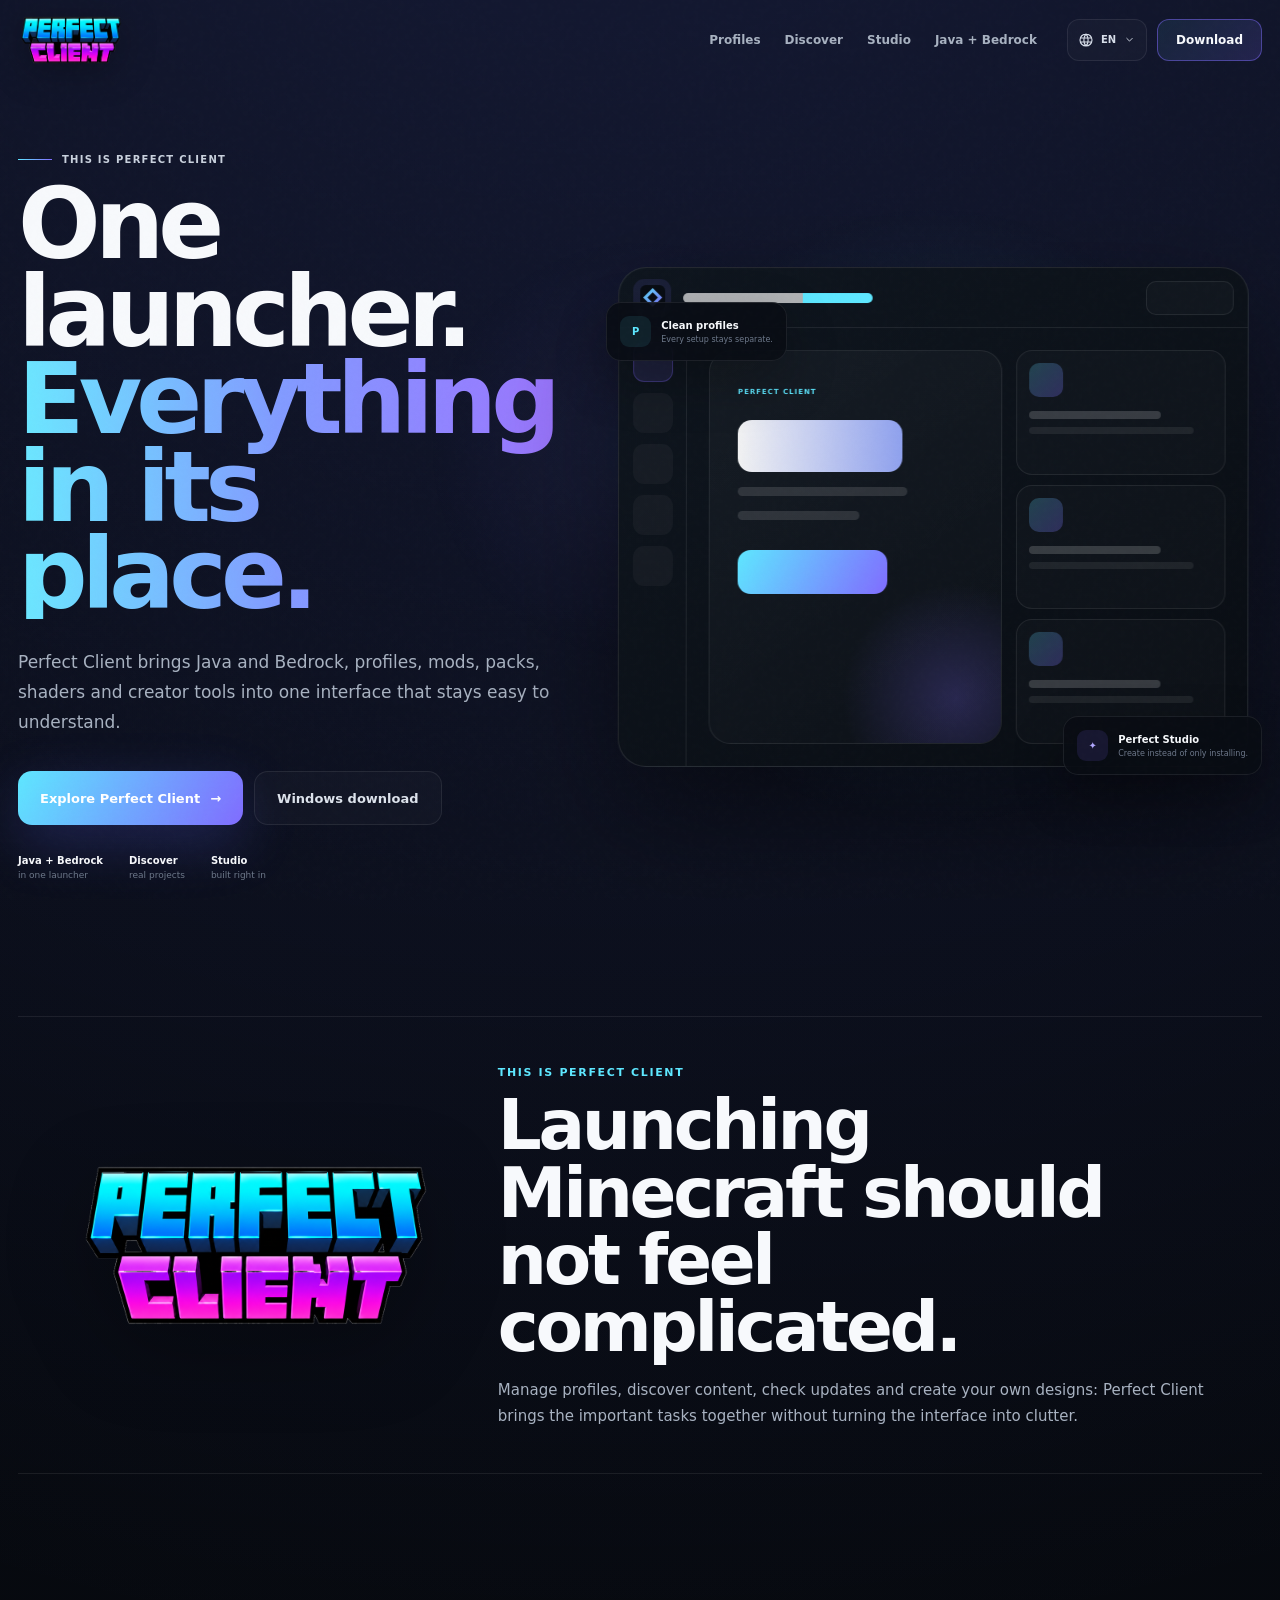
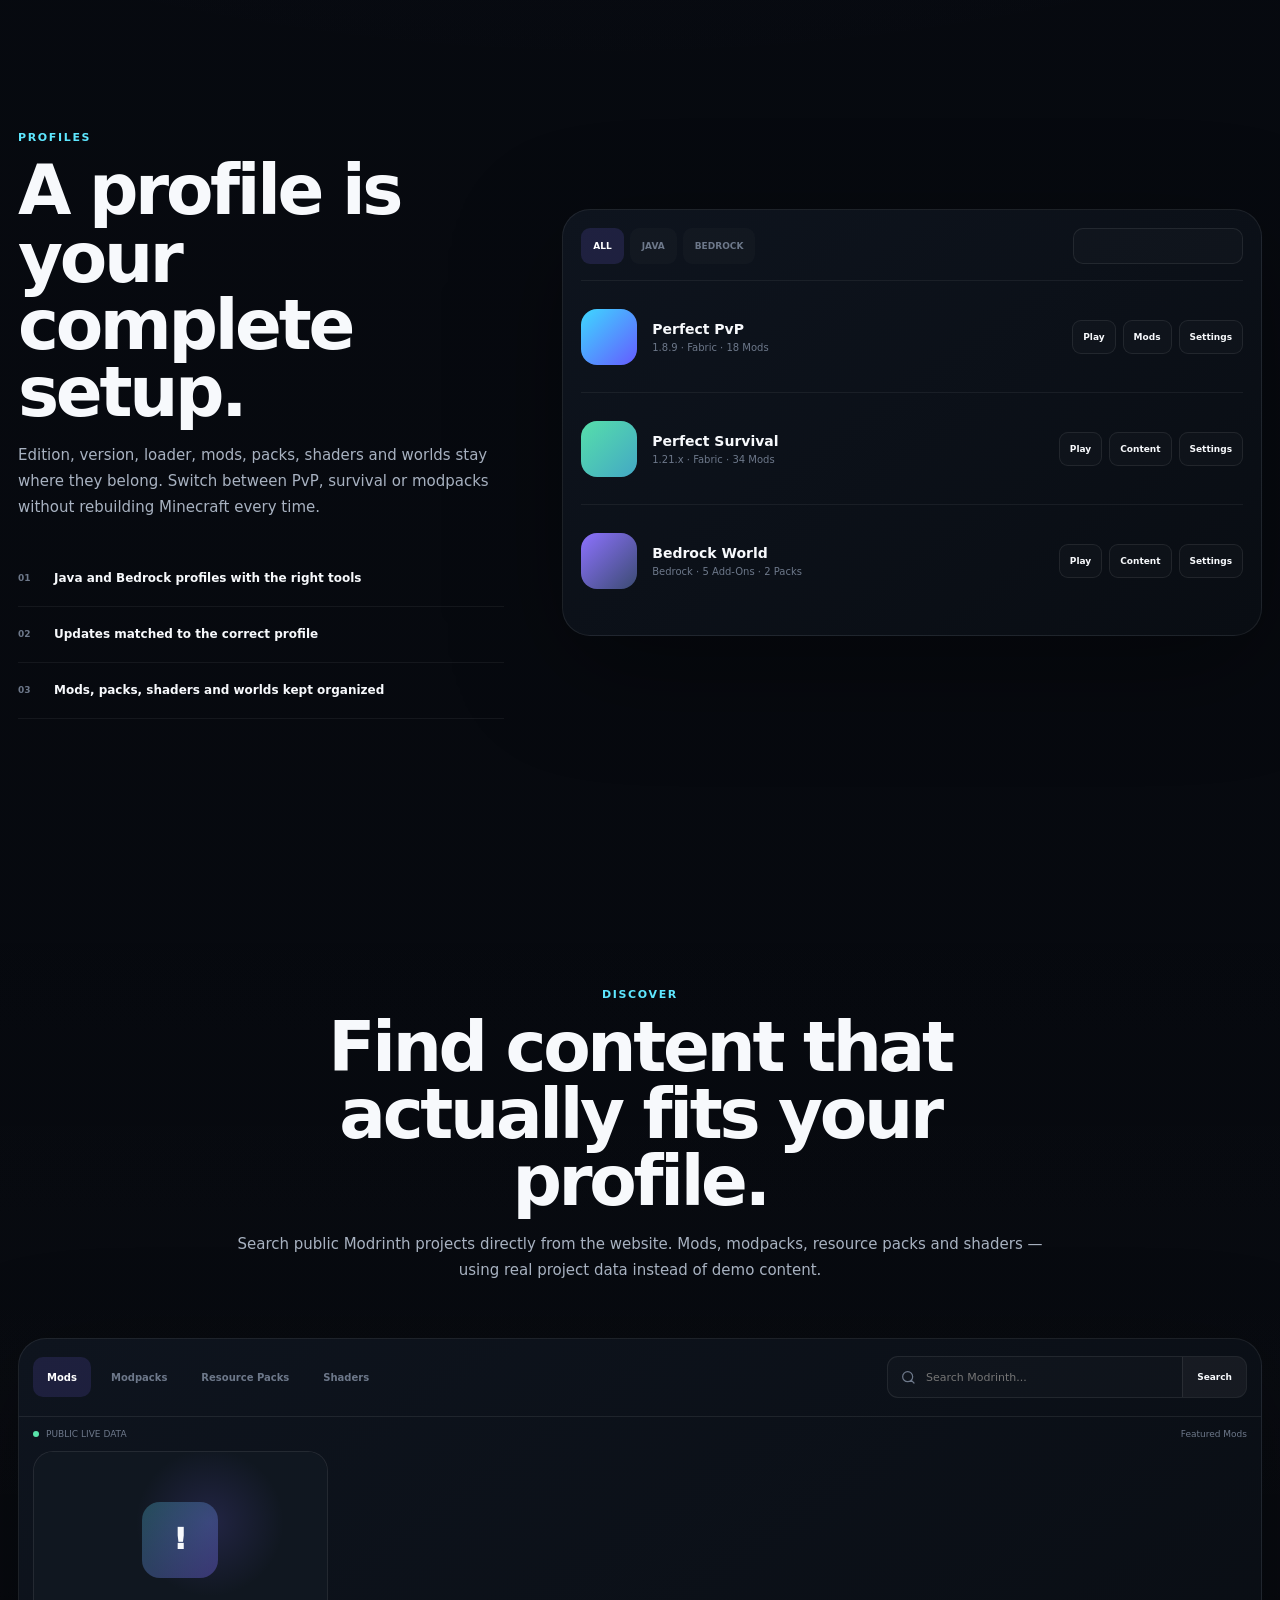
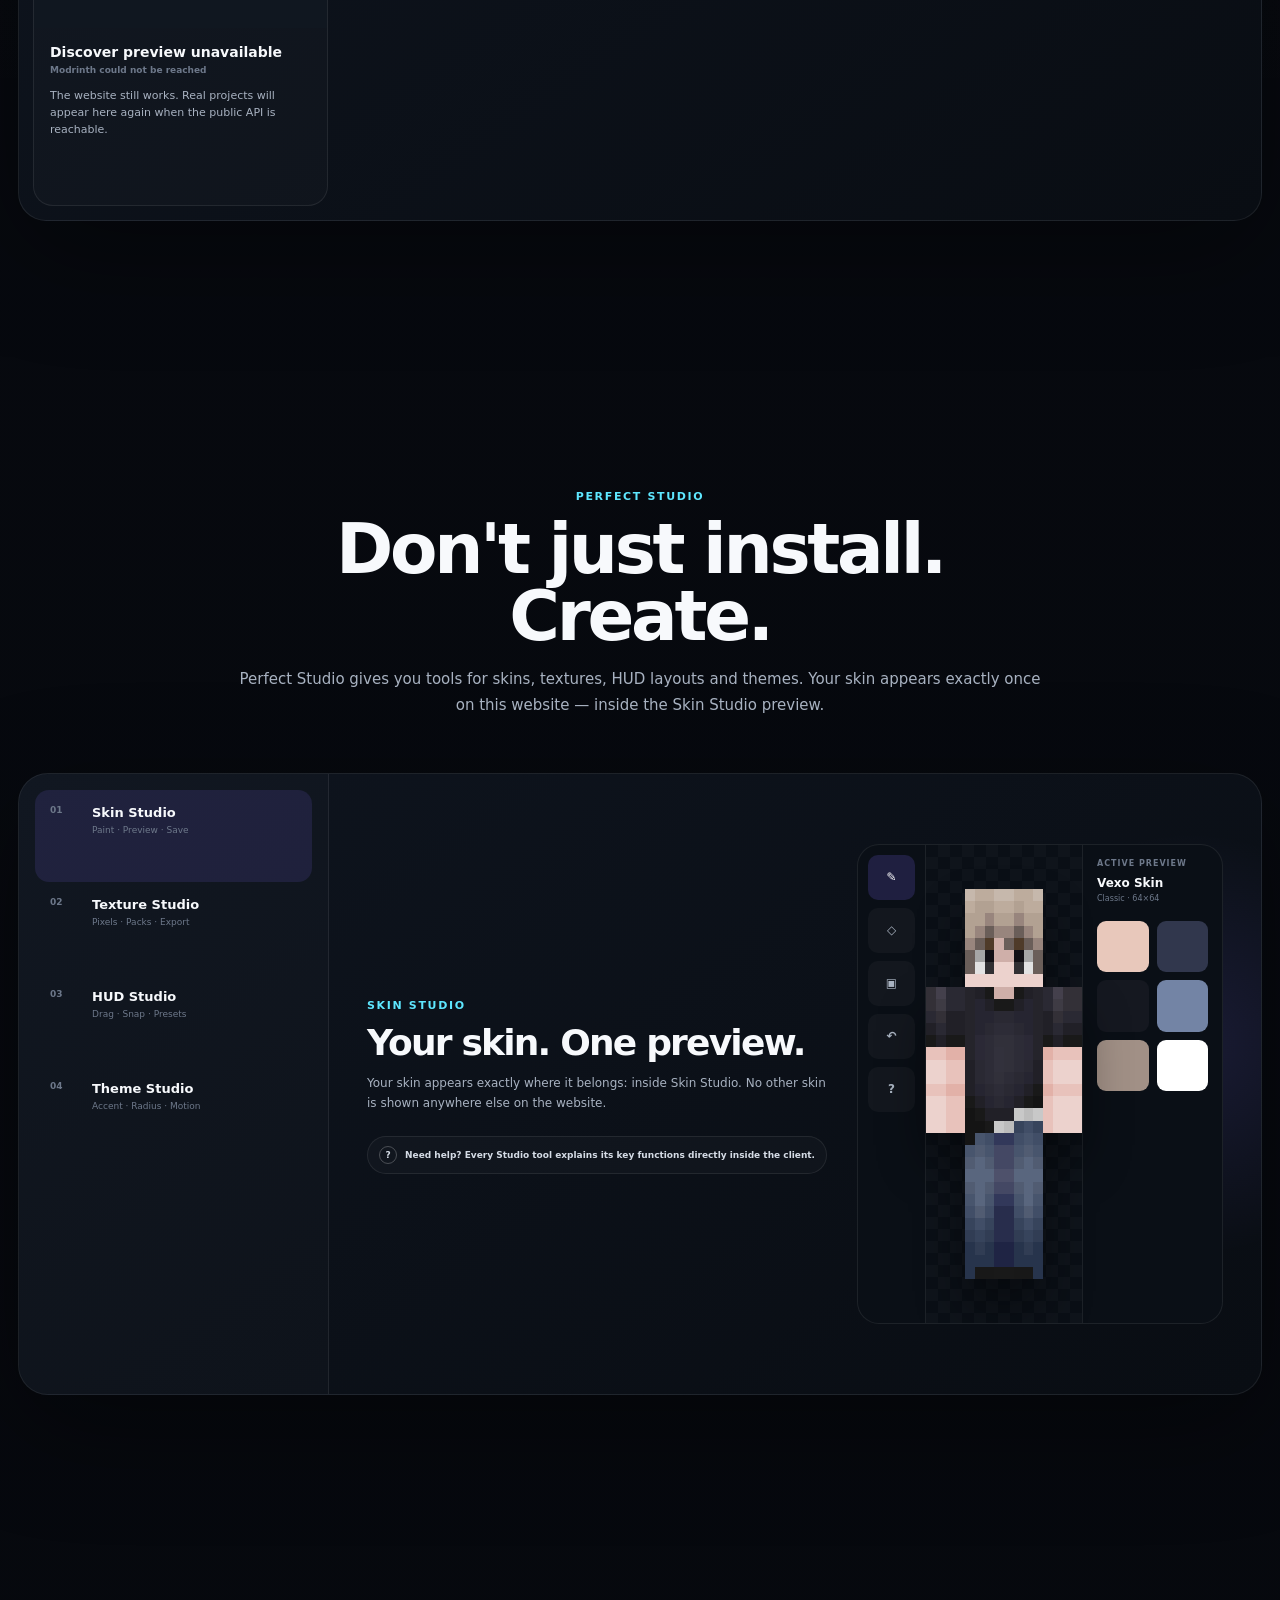
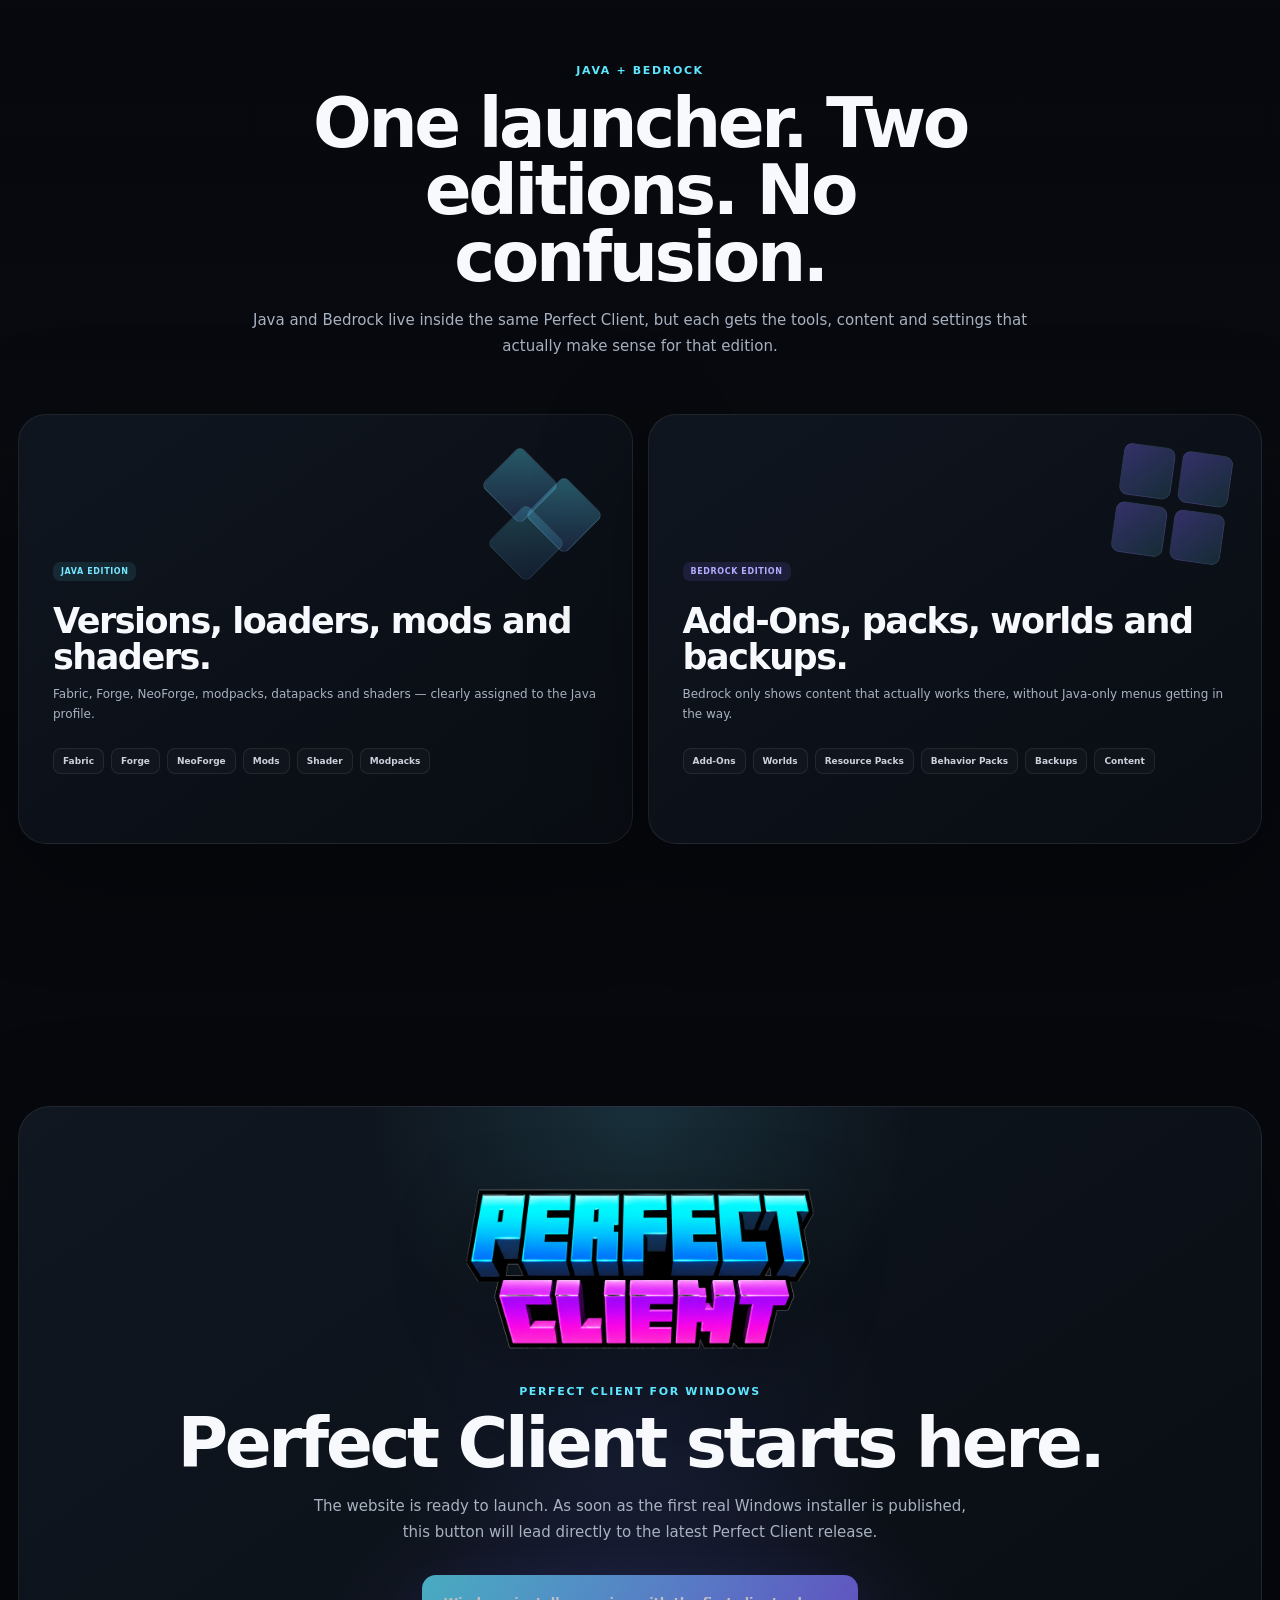
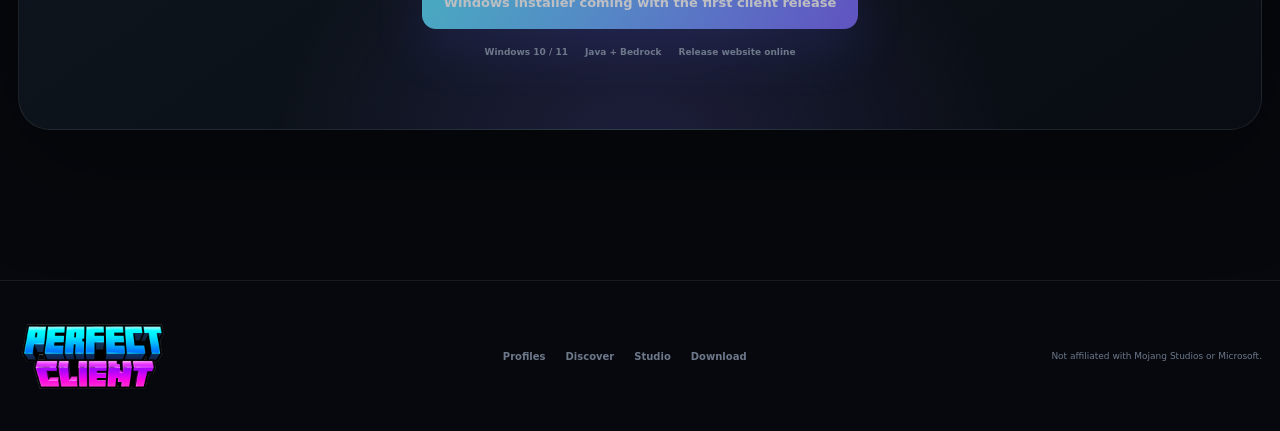
<file: index.html>
<!doctype html>
<html lang="de">
<head>
  <meta charset="utf-8">
  <meta name="viewport" content="width=device-width,initial-scale=1,viewport-fit=cover">
  <meta name="theme-color" content="#06080d">
  <meta name="color-scheme" content="dark">
  <meta name="robots" content="index,follow,max-image-preview:large">

  <meta name="description" content="Perfect Client — ein moderner Minecraft Launcher für Java und Bedrock mit Profilen, Discover und Creator-Tools.">
  <link rel="canonical" href="https://perfect-client-website.pages.dev/">

  <meta property="og:title" content="Perfect Client">
  <meta property="og:description" content="Ein Launcher. Alles an seinem Platz.">
  <meta property="og:type" content="website">
  <meta property="og:url" content="https://perfect-client-website.pages.dev/">
  <meta property="og:image" content="https://perfect-client-website.pages.dev/assets/social-card-v6.jpg">
  <meta name="twitter:card" content="summary_large_image">

  <link rel="icon" type="image/png" sizes="512x512" href="/assets/perfect-client-icon-v7.png?v=7">
  <link rel="shortcut icon" type="image/png" href="/assets/perfect-client-icon-v7.png?v=7">
  <link rel="apple-touch-icon" href="/assets/perfect-client-icon-v7.png?v=7">
  <link rel="manifest" href="/site.webmanifest">
  <link rel="preload" href="/assets/perfect-client-logo-v6.png" as="image">
  <link rel="stylesheet" href="/styles.css">
  <script defer src="/app.js"></script>

  <title>Perfect Client — Ein Launcher. Alles an seinem Platz.</title>
</head>
<body>
  <div class="noise" aria-hidden="true"></div>
  <div class="cursor-glow" id="cursorGlow" aria-hidden="true"></div>
  <div class="scroll-progress" id="scrollProgress" aria-hidden="true"></div>

  <header class="site-header" id="siteHeader">
    <div class="shell header-row">
      <a class="brand" href="#top" aria-label="Perfect Client">
        <img class="header-logo" src="/assets/perfect-client-logo-v6.png" alt="Perfect Client">
      </a>

      <nav class="desktop-nav" aria-label="Hauptnavigation">
        <a href="#profiles" data-i18n="navProfiles">Profile</a>
        <a href="#discover" data-i18n="navDiscover">Discover</a>
        <a href="#studio" data-i18n="navStudio">Studio</a>
        <a href="#editions" data-i18n="navEditions">Java + Bedrock</a>
      </nav>

      <div class="header-actions">
        <div class="language-control">
          <button class="language-button" id="languageButton" type="button" aria-haspopup="menu" aria-expanded="false">
            <svg viewBox="0 0 24 24" aria-hidden="true"><path d="M12 21a9 9 0 1 0 0-18 9 9 0 0 0 0 18Zm0 0c2.1-2.25 3.2-5.25 3.2-9S14.1 5.25 12 3m0 18c-2.1-2.25-3.2-5.25-3.2-9S9.9 5.25 12 3M3.6 9h16.8M3.6 15h16.8"/></svg>
            <span id="languageLabel">DE</span>
            <svg class="chevron" viewBox="0 0 24 24" aria-hidden="true"><path d="m7 9 5 5 5-5"/></svg>
          </button>
          <div class="language-menu" id="languageMenu" role="menu">
            <button type="button" data-lang="de" role="menuitem"><span>Deutsch</span><small>DE</small></button>
            <button type="button" data-lang="en" role="menuitem"><span>English</span><small>EN</small></button>
          </div>
        </div>

        <a class="nav-download" href="#download" data-i18n="navDownload">Download</a>
      </div>
    </div>
  </header>

  <main id="top">
    <section class="hero">
      <div class="hero-grid-lines" aria-hidden="true"></div>
      <div class="shell hero-layout">
        <div class="hero-copy reveal">
          <div class="brand-intro">
            <span class="brand-line"></span>
            <span data-i18n="heroBrand">HIER IST PERFECT CLIENT</span>
          </div>

          <h1>
            <span data-i18n="heroTitleA">Ein Launcher.</span>
            <span class="gradient-text" data-i18n="heroTitleB">Alles an seinem Platz.</span>
          </h1>

          <p class="hero-lead" data-i18n="heroLead">
            Perfect Client bringt Java und Bedrock, Profile, Mods, Packs, Shader und Creator-Tools
            in eine Oberfläche, die schnell verständlich bleibt.
          </p>

          <div class="hero-actions">
            <a class="button primary" href="#profiles">
              <span data-i18n="heroPrimary">Perfect Client entdecken</span>
              <span aria-hidden="true">→</span>
            </a>
            <a class="button secondary" href="#download" data-i18n="heroSecondary">Windows-Download</a>
          </div>

          <div class="hero-proof">
            <div><strong>Java + Bedrock</strong><span data-i18n="proofEdition">in einem Launcher</span></div>
            <div><strong>Discover</strong><span data-i18n="proofDiscover">echte Projekte</span></div>
            <div><strong>Studio</strong><span data-i18n="proofStudio">direkt integriert</span></div>
          </div>
        </div>

        <div class="hero-product reveal" id="heroProduct">
          <div class="product-aura"></div>

          <div class="launcher-window parallax" data-depth=".14">
            <div class="window-header">
              <div class="window-logo">
                <img src="/assets/brand-v6.svg" alt="">
              </div>
              <div class="window-search"></div>
              <div class="window-user"></div>
            </div>

            <div class="window-body">
              <aside class="window-sidebar">
                <span class="side-dot active"></span>
                <span class="side-dot"></span>
                <span class="side-dot"></span>
                <span class="side-dot"></span>
                <span class="side-dot"></span>
              </aside>

              <div class="window-content">
                <div class="window-hero">
                  <span class="mock-eyebrow">PERFECT CLIENT</span>
                  <div class="mock-title"></div>
                  <div class="mock-copy wide"></div>
                  <div class="mock-copy short"></div>
                  <div class="mock-button"></div>
                </div>

                <div class="window-feed">
                  <div class="feed-card"><i></i><span></span><b></b></div>
                  <div class="feed-card"><i></i><span></span><b></b></div>
                  <div class="feed-card"><i></i><span></span><b></b></div>
                </div>
              </div>
            </div>
          </div>

          <div class="floating-feature ff-one parallax" data-depth=".34">
            <div class="feature-icon cyan">P</div>
            <div><strong data-i18n="floatProfileTitle">Perfekte Profile</strong><span data-i18n="floatProfileText">Jedes Setup bleibt sauber getrennt.</span></div>
          </div>

          <div class="floating-feature ff-two parallax" data-depth=".28">
            <div class="feature-icon purple">✦</div>
            <div><strong>Perfect Studio</strong><span data-i18n="floatStudioText">Erstellen statt nur installieren.</span></div>
          </div>
        </div>
      </div>
    </section>

    <section class="brand-statement">
      <div class="shell statement-grid">
        <div class="statement-mark reveal">
          <img src="/assets/perfect-client-logo-v6.png" alt="Perfect Client">
        </div>
        <div class="statement-copy reveal">
          <span class="eyebrow" data-i18n="statementEyebrow">DAS IST PERFECT CLIENT</span>
          <h2 data-i18n="statementTitle">Minecraft starten sollte nicht kompliziert sein.</h2>
          <p data-i18n="statementLead">
            Profile verwalten, Content finden, Updates prüfen und eigene Designs erstellen:
            Perfect Client bündelt die wichtigsten Aufgaben, ohne dass die Oberfläche überladen wirkt.
          </p>
        </div>
      </div>
    </section>

    <section class="section" id="profiles">
      <div class="shell section-grid">
        <div class="section-copy reveal">
          <span class="eyebrow" data-i18n="profilesEyebrow">PROFILE</span>
          <h2 data-i18n="profilesTitle">Ein Profil ist dein komplettes Setup.</h2>
          <p data-i18n="profilesLead">
            Edition, Version, Loader, Mods, Packs, Shader und Welten bleiben dort, wo sie hingehören.
            Wechsel zwischen PvP, Survival oder Modpacks, ohne dein Minecraft jedes Mal neu aufzubauen.
          </p>

          <div class="feature-list">
            <div><span>01</span><strong data-i18n="profileFeature1">Java- und Bedrock-Profile mit passenden Funktionen</strong></div>
            <div><span>02</span><strong data-i18n="profileFeature2">Updates direkt dem richtigen Profil zuordnen</strong></div>
            <div><span>03</span><strong data-i18n="profileFeature3">Mods, Packs, Shader und Welten übersichtlich verwalten</strong></div>
          </div>
        </div>

        <div class="profile-ui reveal">
          <div class="profile-ui-top">
            <div class="profile-filters">
              <button class="active" type="button" data-i18n="profileAll">ALLE</button>
              <button type="button">JAVA</button>
              <button type="button">BEDROCK</button>
            </div>
            <div class="fake-search"></div>
          </div>

          <article class="profile-row">
            <div class="profile-art art-a"></div>
            <div class="profile-info"><strong>Perfect PvP</strong><span>1.8.9 · Fabric · 18 Mods</span></div>
            <div class="profile-actions"><button data-i18n="play">Spielen</button><button>Mods</button><button data-i18n="settings">Einstellungen</button></div>
          </article>

          <article class="profile-row">
            <div class="profile-art art-b"></div>
            <div class="profile-info"><strong>Perfect Survival</strong><span>1.21.x · Fabric · 34 Mods</span></div>
            <div class="profile-actions"><button data-i18n="play">Spielen</button><button>Content</button><button data-i18n="settings">Einstellungen</button></div>
          </article>

          <article class="profile-row">
            <div class="profile-art art-c"></div>
            <div class="profile-info"><strong>Bedrock World</strong><span data-i18n="bedrockProfileMeta">Bedrock · 5 Add-Ons · 2 Packs</span></div>
            <div class="profile-actions"><button data-i18n="play">Spielen</button><button>Content</button><button data-i18n="settings">Einstellungen</button></div>
          </article>
        </div>
      </div>
    </section>

    <section class="section section-alt" id="discover">
      <div class="shell">
        <div class="section-heading centered reveal">
          <span class="eyebrow">DISCOVER</span>
          <h2 data-i18n="discoverTitle">Content finden, der zu deinem Profil passt.</h2>
          <p data-i18n="discoverLead">
            Durchsuche öffentliche Modrinth-Projekte direkt auf der Website.
            Mods, Modpacks, Resource Packs und Shader – mit echten Projektdaten statt Demo-Inhalten.
          </p>
        </div>

        <div class="discover-panel reveal">
          <div class="discover-toolbar">
            <div class="discover-tabs">
              <button class="discover-tab active" data-type="mod" type="button" data-i18n="tabMods">Mods</button>
              <button class="discover-tab" data-type="modpack" type="button">Modpacks</button>
              <button class="discover-tab" data-type="resourcepack" type="button">Resource Packs</button>
              <button class="discover-tab" data-type="shader" type="button" data-i18n="tabShaders">Shader</button>
            </div>

            <form class="discover-search" id="discoverForm">
              <svg viewBox="0 0 24 24" aria-hidden="true"><path d="m21 21-4.3-4.3m2.3-5.2a7.5 7.5 0 1 1-15 0 7.5 7.5 0 0 1 15 0Z"/></svg>
              <input id="discoverInput" autocomplete="off" data-i18n-placeholder="searchPlaceholder" placeholder="Modrinth durchsuchen...">
              <button type="submit" data-i18n="search">Suchen</button>
            </form>
          </div>

          <div class="discover-meta">
            <span class="live-state"><i></i><span data-i18n="liveData">ÖFFENTLICHE LIVE-DATEN</span></span>
            <span id="discoverLabel">Empfohlene Mods</span>
          </div>

          <div class="project-grid" id="projectGrid" aria-live="polite">
            <article class="project-card skeleton"></article>
            <article class="project-card skeleton"></article>
            <article class="project-card skeleton"></article>
            <article class="project-card skeleton"></article>
          </div>
        </div>
      </div>
    </section>

    <section class="section" id="studio">
      <div class="shell">
        <div class="section-heading centered reveal">
          <span class="eyebrow">PERFECT STUDIO</span>
          <h2 data-i18n="studioTitle">Nicht nur installieren. Selbst gestalten.</h2>
          <p data-i18n="studioLead">
            Perfect Studio gibt dir Werkzeuge für Skins, Texturen, HUD-Layouts und Themes.
            Dein Skin erscheint auf dieser Website genau einmal – in der Skin-Studio-Vorschau.
          </p>
        </div>

        <div class="studio-shell reveal">
          <aside class="studio-tabs">
            <button class="studio-tab active" data-studio="skin" type="button">
              <span>01</span><div><strong>Skin Studio</strong><small data-i18n="skinSmall">Malen · Vorschau · Speichern</small></div>
            </button>
            <button class="studio-tab" data-studio="texture" type="button">
              <span>02</span><div><strong>Texture Studio</strong><small data-i18n="textureSmall">Pixel · Packs · Export</small></div>
            </button>
            <button class="studio-tab" data-studio="hud" type="button">
              <span>03</span><div><strong>HUD Studio</strong><small data-i18n="hudSmall">Ziehen · Einrasten · Presets</small></div>
            </button>
            <button class="studio-tab" data-studio="theme" type="button">
              <span>04</span><div><strong>Theme Studio</strong><small data-i18n="themeSmall">Akzent · Radius · Bewegung</small></div>
            </button>
          </aside>

          <div class="studio-content" id="studioContent"></div>
        </div>
      </div>
    </section>

    <section class="section section-alt" id="editions">
      <div class="shell">
        <div class="section-heading centered reveal">
          <span class="eyebrow">JAVA + BEDROCK</span>
          <h2 data-i18n="editionsTitle">Ein Launcher. Zwei Editionen. Keine Verwechslung.</h2>
          <p data-i18n="editionsLead">
            Java und Bedrock leben im selben Perfect Client, bekommen aber jeweils die Werkzeuge,
            Inhalte und Einstellungen, die wirklich zu ihrer Edition passen.
          </p>
        </div>

        <div class="edition-grid">
          <article class="edition-card reveal">
            <div class="edition-icon java-icon"><span></span><span></span><span></span></div>
            <div class="edition-badge java">JAVA EDITION</div>
            <h3 data-i18n="javaTitle">Versionen, Loader, Mods und Shader.</h3>
            <p data-i18n="javaLead">Fabric, Forge, NeoForge, Modpacks, Datapacks und Shader – klar dem Java-Profil zugeordnet.</p>
            <div class="pill-row"><span>Fabric</span><span>Forge</span><span>NeoForge</span><span>Mods</span><span>Shader</span><span>Modpacks</span></div>
          </article>

          <article class="edition-card reveal">
            <div class="edition-icon bedrock-icon"><span></span><span></span><span></span><span></span></div>
            <div class="edition-badge bedrock">BEDROCK EDITION</div>
            <h3 data-i18n="bedrockTitle">Add-Ons, Packs, Welten und Backups.</h3>
            <p data-i18n="bedrockLead">Bedrock zeigt dir nur die Inhalte, die dort wirklich funktionieren – ohne Java-Menüs dazwischen.</p>
            <div class="pill-row"><span>Add-Ons</span><span data-i18n="worlds">Welten</span><span>Resource Packs</span><span>Behavior Packs</span><span>Backups</span><span>Content</span></div>
          </article>
        </div>
      </div>
    </section>

    <section class="download-section" id="download">
      <div class="shell">
        <div class="download-card reveal">
          <div class="download-aura" aria-hidden="true"></div>
          <img class="download-logo" src="/assets/perfect-client-logo-v6.png" alt="Perfect Client">

          <span class="eyebrow" data-i18n="downloadEyebrow">PERFECT CLIENT FÜR WINDOWS</span>
          <h2 data-i18n="downloadTitle">Hier beginnt Perfect Client.</h2>
          <p data-i18n="downloadLead">
            Die Website ist bereit für den Release. Sobald der erste echte Windows-Installer veröffentlicht ist,
            führt dieser Button direkt zum neuesten Perfect-Client-Release.
          </p>

          <a class="button primary disabled" id="releaseButton" href="#download" aria-disabled="true" data-i18n="downloadButton">
            Windows-Installer folgt
          </a>

          <div class="download-notes">
            <span>Windows 10 / 11</span>
            <span>Java + Bedrock</span>
            <span data-i18n="releaseSite">Release-Website online</span>
          </div>
        </div>
      </div>
    </section>
  </main>

  <footer>
    <div class="shell footer-row">
      <a href="#top" class="footer-brand" aria-label="Perfect Client">
        <img src="/assets/perfect-client-logo-v6.png" alt="Perfect Client">
      </a>
      <div class="footer-links">
        <a href="#profiles" data-i18n="navProfiles">Profile</a>
        <a href="#discover">Discover</a>
        <a href="#studio">Studio</a>
        <a href="#download">Download</a>
      </div>
      <p data-i18n="disclaimer">Nicht mit Mojang Studios oder Microsoft verbunden.</p>
    </div>
  </footer>
</body>
</html>
</file>
<file: styles.css>
:root{
  --bg:#06080d;
  --bg-soft:#090d14;
  --panel:#0d131c;
  --panel-2:#111925;
  --line:rgba(255,255,255,.08);
  --line-strong:rgba(255,255,255,.14);
  --text:#f7f9fc;
  --soft:#a8b2c1;
  --muted:#6d788a;
  --cyan:#5ee7ff;
  --blue:#648fff;
  --purple:#806cff;
  --green:#59e4aa;
  --max:1280px;
  --shadow:0 30px 110px rgba(0,0,0,.36);
}
*{box-sizing:border-box}
html{scroll-behavior:smooth}
body{
  margin:0;
  min-width:320px;
  overflow-x:hidden;
  color:var(--text);
  background:
    radial-gradient(circle at 48% -8%,rgba(96,112,255,.18),transparent 30%),
    linear-gradient(180deg,#070a10,#06080d);
  font-family:Inter,"Segoe UI Variable","Segoe UI",system-ui,sans-serif;
  -webkit-font-smoothing:antialiased;
}
body:before{
  content:"";
  position:fixed;
  inset:0;
  z-index:-3;
  pointer-events:none;
  opacity:.055;
  background:
    linear-gradient(rgba(255,255,255,.025) 1px,transparent 1px),
    linear-gradient(90deg,rgba(255,255,255,.025) 1px,transparent 1px);
  background-size:92px 92px;
  mask-image:radial-gradient(circle at 50% 12%,black,transparent 78%);
}
img{display:block;max-width:100%}
a{color:inherit;text-decoration:none}
button,input{font:inherit}
button{color:inherit}
.shell{width:min(calc(100% - 36px),var(--max));margin-inline:auto}
.noise{
  position:fixed;inset:0;z-index:1000;pointer-events:none;opacity:.016;
  background-image:url("data:image/svg+xml,%3Csvg xmlns='http://www.w3.org/2000/svg' viewBox='0 0 180 180'%3E%3Cfilter id='n'%3E%3CfeTurbulence type='fractalNoise' baseFrequency='.9' numOctaves='3' stitchTiles='stitch'/%3E%3C/filter%3E%3Crect width='100%25' height='100%25' filter='url(%23n)' opacity='.85'/%3E%3C/svg%3E");
}
.cursor-glow{
  position:fixed;left:0;top:0;width:430px;height:430px;border-radius:50%;
  z-index:-1;pointer-events:none;
  background:radial-gradient(circle,rgba(100,143,255,.08),rgba(128,108,255,.04) 34%,transparent 70%);
  will-change:transform;
}
.scroll-progress{
  position:fixed;left:0;top:0;width:0;height:2px;z-index:1100;
  background:linear-gradient(90deg,var(--cyan),var(--purple));
  box-shadow:0 0 15px rgba(94,231,255,.45);
}
.eyebrow{color:var(--cyan);font-size:11px;font-weight:900;letter-spacing:1.65px}
.gradient-text{
  display:block;
  color:transparent;
  background:linear-gradient(90deg,#6be8ff,#829cff 48%,#9b75ff);
  -webkit-background-clip:text;background-clip:text;
}
.button{
  min-height:54px;padding:0 22px;
  display:inline-flex;align-items:center;justify-content:center;gap:10px;
  border-radius:14px;font-size:13px;font-weight:850;
  transition:transform .18s ease,filter .18s ease,border-color .18s ease;
}
.button.primary{
  color:#fff;background:linear-gradient(120deg,var(--cyan),var(--purple));
  box-shadow:0 18px 55px rgba(96,104,255,.23);
}
.button.secondary{
  color:#dde3ec;border:1px solid var(--line);
  background:rgba(255,255,255,.025);
}
.button:not(.disabled):hover{transform:translateY(-2px);filter:brightness(1.06)}
.disabled{opacity:.72;cursor:default}
.reveal{opacity:0;transform:translateY(24px);transition:opacity .72s ease,transform .72s ease}
.reveal.visible{opacity:1;transform:none}

/* header */
.site-header{
  position:fixed;inset:0 0 auto;height:80px;z-index:100;
  border-bottom:1px solid transparent;
  transition:background .2s ease,border-color .2s ease,backdrop-filter .2s ease;
}
.site-header.scrolled{
  background:rgba(6,8,13,.8);border-color:var(--line);backdrop-filter:blur(22px);
}
.header-row{height:100%;display:flex;align-items:center;gap:30px}
.brand{margin-right:auto;display:flex;align-items:center}
.header-logo{
  width:142px;height:52px;object-fit:contain;object-position:left center;
  filter:drop-shadow(0 7px 18px rgba(0,0,0,.26));
}
.desktop-nav{display:flex;align-items:center;gap:24px}
.desktop-nav a{color:var(--soft);font-size:12px;font-weight:740}
.desktop-nav a:hover{color:#fff}
.header-actions{display:flex;align-items:center;gap:10px}
.nav-download{
  height:42px;padding:0 18px;display:inline-flex;align-items:center;
  border:1px solid rgba(128,108,255,.48);border-radius:12px;
  background:linear-gradient(135deg,rgba(94,231,255,.08),rgba(128,108,255,.17));
  font-size:12px;font-weight:850;
}
.language-control{position:relative}
.language-button{
  height:42px;padding:0 10px;
  display:flex;align-items:center;gap:7px;
  border:1px solid var(--line);border-radius:12px;
  background:rgba(255,255,255,.025);cursor:pointer;
  color:#d7dee9;font-size:10px;font-weight:900;
}
.language-button svg{width:16px;height:16px;fill:none;stroke:currentColor;stroke-width:1.7;stroke-linecap:round;stroke-linejoin:round}
.language-button .chevron{width:13px}
.language-menu{
  position:absolute;right:0;top:49px;min-width:170px;padding:6px;
  opacity:0;visibility:hidden;transform:translateY(-6px);
  border:1px solid var(--line);border-radius:13px;
  background:rgba(10,14,21,.96);backdrop-filter:blur(18px);
  box-shadow:0 18px 45px rgba(0,0,0,.32);
  transition:.16s ease;
}
.language-control.open .language-menu{opacity:1;visibility:visible;transform:none}
.language-menu button{
  width:100%;height:40px;padding:0 10px;
  display:flex;align-items:center;justify-content:space-between;
  border:0;border-radius:9px;background:transparent;cursor:pointer;
  color:#dce3ec;font-size:11px;font-weight:750;
}
.language-menu button:hover,.language-menu button.active{background:rgba(128,108,255,.12)}
.language-menu small{color:var(--muted);font-size:9px}

/* hero */
.hero{min-height:980px;padding:154px 0 100px;position:relative;overflow:hidden}
.hero-grid-lines{
  position:absolute;inset:0;pointer-events:none;opacity:.10;
  background:
    linear-gradient(rgba(255,255,255,.024) 1px,transparent 1px),
    linear-gradient(90deg,rgba(255,255,255,.024) 1px,transparent 1px);
  background-size:64px 64px;
  mask-image:linear-gradient(to bottom,black,transparent 86%);
}
.hero-layout{display:grid;grid-template-columns:.9fr 1.1fr;align-items:center;gap:48px;position:relative;z-index:2}
.brand-intro{display:flex;align-items:center;gap:10px;color:#c9d1dd;font-size:10px;font-weight:900;letter-spacing:1.25px}
.brand-line{width:34px;height:1px;background:linear-gradient(90deg,var(--cyan),var(--purple))}
.hero h1{
  margin:16px 0 0;max-width:720px;
  font-size:clamp(60px,7.6vw,108px);line-height:.9;letter-spacing:-5.8px;
}
.hero-lead{max-width:640px;margin:28px 0 0;color:var(--soft);font-size:17px;line-height:1.78}
.hero-actions{display:flex;gap:11px;flex-wrap:wrap;margin-top:34px}
.hero-proof{display:flex;gap:26px;flex-wrap:wrap;margin-top:30px}
.hero-proof div{display:flex;flex-direction:column;gap:4px}
.hero-proof strong{font-size:10px}
.hero-proof span{color:var(--muted);font-size:9px}
.hero-product{min-height:660px;position:relative}
.product-aura{
  position:absolute;left:50%;top:50%;width:640px;height:640px;transform:translate(-50%,-50%);
  border-radius:50%;background:radial-gradient(circle,rgba(91,113,255,.14),rgba(94,231,255,.045) 44%,transparent 69%);
}
.launcher-window{
  position:absolute;left:50%;top:50%;width:min(740px,96%);height:500px;transform:translate(-50%,-50%) rotateY(-4deg) rotateX(1deg);
  overflow:hidden;border:1px solid rgba(255,255,255,.1);border-radius:28px;
  background:linear-gradient(145deg,#0f161f,#090d13);box-shadow:0 48px 120px rgba(0,0,0,.44);
}
.window-header{height:60px;padding:0 14px;display:flex;align-items:center;gap:12px;border-bottom:1px solid var(--line)}
.window-logo{width:38px;height:38px;border-radius:11px;display:grid;place-items:center;background:rgba(128,108,255,.11)}
.window-logo img{width:25px;height:25px}
.window-search{width:190px;height:10px;border-radius:999px;background:linear-gradient(90deg,rgba(255,255,255,.68) 0 63%,var(--cyan) 63%)}
.window-user{width:88px;height:34px;margin-left:auto;border:1px solid var(--line);border-radius:10px;background:rgba(255,255,255,.025)}
.window-body{height:calc(100% - 60px);display:grid;grid-template-columns:68px 1fr}
.window-sidebar{padding:14px 10px;display:flex;align-items:center;flex-direction:column;gap:11px;border-right:1px solid var(--line)}
.side-dot{width:40px;height:40px;border-radius:11px;background:rgba(255,255,255,.035)}
.side-dot.active{border:1px solid rgba(128,108,255,.3);background:rgba(128,108,255,.14)}
.window-content{padding:22px;display:grid;grid-template-columns:1fr 210px;gap:14px}
.window-hero{padding:28px;border:1px solid var(--line);border-radius:22px;background:linear-gradient(145deg,rgba(255,255,255,.035),rgba(255,255,255,.012));position:relative;overflow:hidden}
.window-hero:after{content:"";position:absolute;width:230px;height:230px;right:-70px;bottom:-70px;border-radius:50%;background:radial-gradient(circle,rgba(128,108,255,.23),transparent 70%)}
.mock-eyebrow{font-size:7px;color:var(--cyan);font-weight:900;letter-spacing:1px}
.mock-title{width:70%;height:52px;margin-top:22px;border-radius:14px;background:linear-gradient(90deg,rgba(255,255,255,.94),rgba(154,173,255,.92))}
.mock-copy{height:9px;margin-top:15px;border-radius:99px;background:rgba(255,255,255,.12)}.mock-copy.wide{width:72%}.mock-copy.short{width:52%}
.mock-button{width:150px;height:44px;margin-top:30px;border-radius:13px;background:linear-gradient(120deg,var(--cyan),var(--purple))}
.window-feed{display:grid;gap:10px}
.feed-card{padding:12px;border:1px solid var(--line);border-radius:16px;background:rgba(255,255,255,.02)}
.feed-card i{display:block;width:34px;height:34px;border-radius:10px;background:linear-gradient(135deg,rgba(94,231,255,.22),rgba(128,108,255,.28))}
.feed-card span{display:block;width:72%;height:8px;margin-top:14px;border-radius:99px;background:rgba(255,255,255,.17)}
.feed-card b{display:block;width:90%;height:7px;margin-top:8px;border-radius:99px;background:rgba(255,255,255,.07)}
.floating-feature{
  position:absolute;z-index:7;display:flex;align-items:center;gap:10px;padding:13px;
  border:1px solid var(--line);border-radius:15px;background:rgba(9,13,20,.84);backdrop-filter:blur(18px);
  box-shadow:0 20px 50px rgba(0,0,0,.26);
}
.floating-feature strong{display:block;font-size:10px}.floating-feature span{display:block;margin-top:4px;color:var(--muted);font-size:8px}
.feature-icon{width:31px;height:31px;display:grid;place-items:center;border-radius:9px;font-size:10px;font-weight:900}
.feature-icon.cyan{color:var(--cyan);background:rgba(94,231,255,.09)}
.feature-icon.purple{color:#b2a8ff;background:rgba(128,108,255,.12)}
.ff-one{left:2px;top:115px}.ff-two{right:0;bottom:72px}

/* statement */
.brand-statement{padding:36px 0 120px}
.statement-grid{
  min-height:330px;padding:44px;display:grid;grid-template-columns:.7fr 1.3fr;align-items:center;gap:48px;
  border-top:1px solid var(--line);border-bottom:1px solid var(--line);
}
.statement-mark{display:flex;justify-content:center}
.statement-mark img{width:min(360px,100%);filter:drop-shadow(0 22px 40px rgba(0,0,0,.28))}
.statement-copy h2,.section-copy h2,.section-heading h2,.download-card h2{
  margin:12px 0 16px;font-size:clamp(43px,5.4vw,74px);line-height:.97;letter-spacing:-3.3px;
}
.statement-copy p,.section-copy p,.section-heading p,.download-card p{
  margin:0;color:var(--soft);font-size:15px;line-height:1.76;
}

/* shared section */
.section{padding:132px 0}
.section-alt{background:linear-gradient(180deg,transparent,rgba(255,255,255,.012),transparent)}
.section-grid{display:grid;grid-template-columns:.82fr 1.18fr;align-items:center;gap:58px}
.section-copy{max-width:530px}
.section-heading{max-width:820px;margin:0 auto 54px}.section-heading.centered{text-align:center}
.feature-list{margin-top:30px}
.feature-list div{min-height:56px;display:grid;grid-template-columns:36px 1fr;align-items:center;border-bottom:1px solid rgba(255,255,255,.06)}
.feature-list span{color:var(--muted);font-size:9px;font-weight:900}.feature-list strong{font-size:12px}

/* profiles */
.profile-ui{padding:18px;border:1px solid var(--line);border-radius:28px;background:linear-gradient(145deg,#0e141e,#090d13);box-shadow:var(--shadow)}
.profile-ui-top{padding-bottom:16px;display:flex;align-items:center;gap:10px;border-bottom:1px solid rgba(255,255,255,.06)}
.profile-filters{display:flex;gap:6px}
.profile-filters button{height:36px;padding:0 12px;border:0;border-radius:9px;background:rgba(255,255,255,.02);color:var(--muted);font-size:9px;font-weight:850}
.profile-filters button.active{color:#fff;background:rgba(128,108,255,.15)}
.fake-search{margin-left:auto;width:170px;height:36px;border:1px solid var(--line);border-radius:10px;background:rgba(255,255,255,.02)}
.profile-row{min-height:112px;display:grid;grid-template-columns:56px 1fr auto;gap:15px;align-items:center;border-bottom:1px solid rgba(255,255,255,.06)}
.profile-row:last-child{border-bottom:0}
.profile-art{width:56px;height:56px;border-radius:16px}.art-a{background:linear-gradient(135deg,#3ed8ff,#655bff)}.art-b{background:linear-gradient(135deg,#56dfaa,#43a8c5)}.art-c{background:linear-gradient(135deg,#8d72ff,#3b4b72)}
.profile-info strong{display:block;font-size:14px}.profile-info span{display:block;margin-top:5px;color:var(--muted);font-size:10px}
.profile-actions{display:flex;gap:7px}.profile-actions button{height:34px;padding:0 10px;border:1px solid var(--line);border-radius:9px;background:rgba(255,255,255,.02);font-size:9px;font-weight:780}

/* discover */
.discover-panel{overflow:hidden;border:1px solid var(--line);border-radius:28px;background:linear-gradient(145deg,#0e141e,#090d13);box-shadow:var(--shadow)}
.discover-toolbar{min-height:78px;padding:14px;display:flex;align-items:center;gap:14px;border-bottom:1px solid var(--line)}
.discover-tabs{display:flex;gap:6px;overflow-x:auto}
.discover-tab{height:40px;padding:0 14px;border:0;border-radius:10px;background:transparent;color:var(--muted);font-size:10px;font-weight:850;white-space:nowrap;cursor:pointer}
.discover-tab.active{color:#fff;background:rgba(128,108,255,.14)}
.discover-search{margin-left:auto;min-width:360px;height:42px;display:flex;align-items:center;border:1px solid var(--line);border-radius:11px;background:rgba(255,255,255,.02);overflow:hidden}
.discover-search svg{width:16px;margin-left:12px;fill:none;stroke:var(--muted);stroke-width:1.8;stroke-linecap:round}
.discover-search input{min-width:0;flex:1;height:100%;padding:0 10px;border:0;outline:0;color:#fff;background:transparent;font-size:11px}
.discover-search button{height:100%;padding:0 14px;border:0;border-left:1px solid var(--line);background:rgba(255,255,255,.03);font-size:9px;font-weight:850;cursor:pointer}
.discover-meta{padding:12px 14px;display:flex;align-items:center;justify-content:space-between;gap:16px;color:var(--muted);font-size:9px}
.live-state{display:flex;align-items:center;gap:7px}.live-state i{width:6px;height:6px;border-radius:50%;background:var(--green)}
.project-grid{padding:0 14px 14px;display:grid;grid-template-columns:repeat(4,1fr);gap:12px}
.project-card{min-height:355px;position:relative;overflow:hidden;border:1px solid var(--line);border-radius:20px;background:rgba(255,255,255,.02);transition:.18s ease}
.project-card:not(.skeleton):hover{transform:translateY(-4px);border-color:var(--line-strong)}
.skeleton:after{content:"";position:absolute;inset:0;background:linear-gradient(90deg,transparent,rgba(255,255,255,.05),transparent);transform:translateX(-100%);animation:shimmer 1.4s infinite}
@keyframes shimmer{to{transform:translateX(100%)}}
.project-image{height:176px;display:grid;place-items:center;overflow:hidden;background:radial-gradient(circle at 60% 40%,rgba(128,108,255,.16),transparent 36%),#101720}
.project-image img{width:100%;height:100%;object-fit:cover}.project-fallback{width:76px;height:76px;display:grid;place-items:center;border-radius:18px;background:linear-gradient(135deg,rgba(94,231,255,.25),rgba(128,108,255,.35));font-size:28px;font-weight:950}
.project-body{padding:16px}.project-body strong{display:block;overflow:hidden;text-overflow:ellipsis;white-space:nowrap;font-size:14px}
.project-meta{margin-top:5px;color:var(--muted);font-size:9px;font-weight:700}
.project-desc{margin:12px 0 0;color:var(--soft);font-size:11px;line-height:1.55;display:-webkit-box;-webkit-line-clamp:3;-webkit-box-orient:vertical;overflow:hidden}
.project-tags{margin-top:14px;display:flex;gap:6px;flex-wrap:wrap}.project-tags span{padding:5px 7px;border:1px solid var(--line);border-radius:7px;color:var(--muted);font-size:8px;font-weight:700}
.project-link{margin-top:14px;display:inline-flex;color:#dce3ec;font-size:9px;font-weight:800}

/* studio */
.studio-shell{min-height:620px;display:grid;grid-template-columns:310px minmax(0,1fr);overflow:hidden;border:1px solid var(--line);border-radius:30px;background:linear-gradient(145deg,#0e141e,#090d13);box-shadow:var(--shadow)}
.studio-tabs{padding:16px;border-right:1px solid var(--line);background:rgba(255,255,255,.012)}
.studio-tab{width:100%;min-height:92px;padding:15px;display:grid;grid-template-columns:32px 1fr;gap:10px;text-align:left;border:0;border-radius:14px;background:transparent;cursor:pointer}
.studio-tab:hover{background:rgba(255,255,255,.03)}.studio-tab.active{background:rgba(128,108,255,.13)}
.studio-tab>span{color:var(--muted);font-size:9px;font-weight:900}.studio-tab strong{display:block;font-size:13px}.studio-tab small{display:block;margin-top:5px;color:var(--muted);font-size:9px}
.studio-content{min-height:620px;padding:38px;display:grid;grid-template-columns:.72fr 1.28fr;align-items:center;gap:30px;position:relative;overflow:hidden}
.studio-content:after{content:"";position:absolute;width:440px;height:440px;right:-150px;top:50px;border-radius:50%;background:radial-gradient(circle,rgba(128,108,255,.13),transparent 68%)}
.studio-copy{position:relative;z-index:3}.studio-copy h3{margin:12px 0;font-size:36px;line-height:1.02;letter-spacing:-1.8px}.studio-copy p{margin:0;color:var(--soft);font-size:12px;line-height:1.68}
.help-chip{width:max-content;max-width:100%;margin-top:22px;padding:9px 11px;display:flex;align-items:center;gap:8px;border:1px solid var(--line);border-radius:999px;background:rgba(255,255,255,.025);color:#d5dce6;font-size:9px;font-weight:700}
.help-chip b{width:18px;height:18px;display:grid;place-items:center;border:1px solid rgba(255,255,255,.24);border-radius:50%}
.studio-demo{min-height:480px;position:relative;z-index:2;overflow:hidden;border:1px solid var(--line);border-radius:22px;background:#0a0f16}
.skin-demo{display:grid;grid-template-columns:68px 1fr 140px}
.tool-column{padding:10px;display:flex;flex-direction:column;gap:8px;border-right:1px solid var(--line)}
.tool{height:45px;display:grid;place-items:center;border-radius:10px;background:rgba(255,255,255,.035);color:#aab4c2;font-size:12px;font-weight:800}.tool.active{color:#fff;background:rgba(128,108,255,.18)}
.skin-canvas{display:grid;place-items:center;background:linear-gradient(45deg,rgba(255,255,255,.018) 25%,transparent 25%),linear-gradient(-45deg,rgba(255,255,255,.018) 25%,transparent 25%),linear-gradient(45deg,transparent 75%,rgba(255,255,255,.018) 75%),linear-gradient(-45deg,transparent 75%,rgba(255,255,255,.018) 75%);background-size:24px 24px;background-position:0 0,0 12px,12px -12px,-12px 0}
.skin-canvas img{height:390px;width:auto;image-rendering:pixelated;filter:drop-shadow(0 28px 24px rgba(0,0,0,.42))}
.skin-side{padding:14px;border-left:1px solid var(--line)}.skin-side>span{display:block;color:var(--muted);font-size:8px;font-weight:900;letter-spacing:1px}.skin-side strong{display:block;margin-top:8px;font-size:12px}.skin-side small{display:block;margin-top:4px;color:var(--muted);font-size:8px}
.palette{margin-top:18px;display:grid;grid-template-columns:repeat(2,1fr);gap:8px}.palette i{aspect-ratio:1;border-radius:9px;background:var(--c)}
.texture-demo{display:grid;grid-template-columns:68px 1fr}.texture-grid{margin:auto;width:min(78%,390px);aspect-ratio:1;display:grid;grid-template-columns:repeat(16,1fr);border:1px solid var(--line)}.texture-grid i{border:1px solid rgba(255,255,255,.012);background:rgba(255,255,255,.025)}.texture-grid i:nth-child(3n){background:rgba(94,231,255,.3)}.texture-grid i:nth-child(5n){background:rgba(128,108,255,.34)}.texture-grid i:nth-child(7n){background:rgba(100,143,255,.22)}
.hud-demo{background:radial-gradient(circle at 50% 40%,rgba(79,130,255,.11),transparent 35%),linear-gradient(#111924 0 56%,#18221a 56% 60%,#101510 60%)}
.hud-widget{position:absolute;padding:8px 10px;border:1px solid var(--line);border-radius:9px;background:rgba(5,8,13,.72);font-size:9px;font-weight:800}.hud-widget.fps{left:24px;top:24px}.hud-widget.coords{left:24px;bottom:24px}
.hud-keys{position:absolute;right:26px;bottom:26px;width:96px;display:grid;grid-template-columns:repeat(3,1fr);gap:5px}.hud-keys i{height:28px;border:1px solid var(--line);border-radius:7px;background:rgba(5,8,13,.72)}.hud-keys i:first-child{grid-column:2}
.theme-demo{padding:22px;display:grid;grid-template-columns:1.25fr .75fr;gap:12px}.theme-card,.theme-controls{border:1px solid var(--line);border-radius:14px;background:rgba(255,255,255,.025)}.theme-card{padding:20px}.theme-title{width:64%;height:26px;border-radius:8px;background:linear-gradient(90deg,var(--cyan),var(--purple))}.theme-line{height:9px;margin-top:14px;border-radius:6px;background:rgba(255,255,255,.1)}.theme-line.short{width:58%}.theme-button{width:110px;height:38px;margin-top:28px;border-radius:10px;background:linear-gradient(120deg,var(--cyan),var(--purple))}.theme-controls{padding:14px}.theme-controls i{display:block;height:34px;margin-bottom:8px;border-radius:9px;background:rgba(255,255,255,.035)}

/* editions */
.edition-grid{display:grid;grid-template-columns:1fr 1fr;gap:15px}
.edition-card{min-height:430px;padding:34px;border:1px solid var(--line);border-radius:28px;background:linear-gradient(145deg,#0f151f,#090d13);box-shadow:var(--shadow)}
.edition-icon{width:110px;height:110px;margin-left:auto;position:relative}.java-icon span{position:absolute;width:56px;height:56px;transform:rotate(45deg);border-radius:7px;background:linear-gradient(135deg,rgba(94,231,255,.34),rgba(100,143,255,.16));border:1px solid rgba(255,255,255,.05)}.java-icon span:nth-child(1){left:4px;top:8px}.java-icon span:nth-child(2){left:48px;top:38px}.java-icon span:nth-child(3){left:10px;top:66px;opacity:.65}
.bedrock-icon{display:grid;grid-template-columns:repeat(2,1fr);gap:7px;transform:rotate(8deg)}.bedrock-icon span{border:1px solid rgba(255,255,255,.05);border-radius:9px;background:linear-gradient(135deg,rgba(128,108,255,.35),rgba(94,231,255,.13))}
.edition-badge{display:inline-flex;padding:5px 8px;border-radius:7px;font-size:8px;font-weight:900;letter-spacing:.6px}.edition-badge.java{color:#75e7ff;background:rgba(94,231,255,.1)}.edition-badge.bedrock{color:#b4aaff;background:rgba(128,108,255,.13)}
.edition-card h3{margin:22px 0 10px;font-size:35px;line-height:1.03;letter-spacing:-1.5px}.edition-card p{margin:0;color:var(--soft);font-size:12px;line-height:1.66}
.pill-row{margin-top:24px;display:flex;gap:7px;flex-wrap:wrap}.pill-row span{padding:7px 9px;border:1px solid var(--line);border-radius:8px;background:rgba(255,255,255,.025);color:#cbd2dc;font-size:9px;font-weight:700}

/* download */
.download-section{padding:130px 0 150px}
.download-card{min-height:570px;padding:72px 24px;position:relative;overflow:hidden;display:flex;align-items:center;flex-direction:column;text-align:center;border:1px solid var(--line);border-radius:32px;background:radial-gradient(circle at 50% 0%,rgba(94,231,255,.13),transparent 31%),radial-gradient(circle at 50% 110%,rgba(128,108,255,.17),transparent 40%),linear-gradient(145deg,#101721,#090d13);box-shadow:var(--shadow)}
.download-aura{position:absolute;width:520px;height:520px;left:50%;top:50%;transform:translate(-50%,-46%);border-radius:50%;background:radial-gradient(circle,rgba(93,107,255,.08),transparent 68%)}
.download-card>*:not(.download-aura){position:relative;z-index:2}
.download-logo{width:min(430px,70%);max-height:180px;margin:0 auto 26px;object-fit:contain;filter:drop-shadow(0 18px 36px rgba(0,0,0,.3))}
.download-card p{max-width:680px;margin:0 auto 30px}
.download-notes{margin-top:18px;display:flex;justify-content:center;gap:17px;flex-wrap:wrap;color:var(--muted);font-size:9px;font-weight:800}

/* footer */
footer{border-top:1px solid var(--line)}
.footer-row{min-height:150px;display:grid;grid-template-columns:180px 1fr auto;gap:30px;align-items:center}
.footer-brand img{width:150px;max-height:80px;object-fit:contain;object-position:left center}
.footer-links{display:flex;justify-content:center;gap:20px}.footer-links a{color:var(--muted);font-size:10px;font-weight:750}.footer-links a:hover{color:#fff}
.footer-row p{margin:0;color:var(--muted);font-size:9px;text-align:right}

/* responsive */
@media(max-width:1120px){
  .hero-layout,.section-grid,.statement-grid{grid-template-columns:1fr}
  .hero-copy{text-align:center}.brand-intro,.hero-actions,.hero-proof{justify-content:center}.hero h1,.hero-lead{margin-inline:auto}
  .hero-product{width:min(800px,100%);margin-inline:auto}
  .statement-copy{text-align:center}.statement-grid{gap:26px}
  .project-grid{grid-template-columns:repeat(2,1fr)}
  .studio-content{grid-template-columns:1fr}
  .edition-grid{grid-template-columns:1fr}
}
@media(max-width:840px){
  .desktop-nav{display:none}.header-logo{width:115px;height:46px}
  .hero{padding-top:130px;min-height:900px}.hero h1{letter-spacing:-4px}
  .hero-product{min-height:560px}.launcher-window{height:430px}.window-content{grid-template-columns:1fr}.window-feed{display:none}
  .ff-one{left:-5px;top:90px}.ff-two{right:-5px;bottom:54px}
  .discover-toolbar{align-items:stretch;flex-direction:column}.discover-search{margin-left:0;min-width:0;width:100%}
  .studio-shell{grid-template-columns:1fr}.studio-tabs{display:grid;grid-template-columns:repeat(2,1fr);gap:6px;border-right:0;border-bottom:1px solid var(--line)}.studio-tab{min-height:78px}
  .footer-row{grid-template-columns:1fr;text-align:center;padding:28px 0}.footer-brand{display:flex;justify-content:center}.footer-links{flex-wrap:wrap}.footer-row p{text-align:center}
}
@media(max-width:620px){
  .shell{width:min(calc(100% - 22px),var(--max))}
  .site-header{height:70px}.header-row{gap:8px}.header-logo{width:88px;height:40px}.nav-download{padding:0 12px;font-size:10px}.language-button{padding:0 8px}
  .hero{padding-top:116px}.hero h1{font-size:clamp(52px,16vw,77px);letter-spacing:-3px}.hero-lead{font-size:14px}.hero-actions{flex-direction:column}.hero-actions .button{width:100%}
  .hero-product{min-height:470px}.launcher-window{height:360px;border-radius:23px}.window-body{grid-template-columns:55px 1fr}.side-dot{width:35px;height:35px}.window-hero{padding:18px}.mock-title{height:40px}.floating-feature{transform:scale(.85)}
  .brand-statement{padding-bottom:80px}.statement-grid{padding:30px 12px}.statement-mark img{width:260px}
  .section,.download-section{padding:88px 0}.statement-copy h2,.section-copy h2,.section-heading h2,.download-card h2{letter-spacing:-2px}
  .profile-ui-top{flex-direction:column;align-items:stretch}.fake-search{margin-left:0;width:100%}.profile-row{grid-template-columns:48px 1fr;padding:17px 0}.profile-actions{grid-column:1/-1;flex-wrap:wrap}
  .project-grid{grid-template-columns:1fr}
  .studio-tabs{grid-template-columns:1fr}.studio-content{padding:18px}.skin-demo,.texture-demo{grid-template-columns:56px 1fr}.skin-side{display:none}
  .download-logo{width:min(330px,88%)}
}
@media(prefers-reduced-motion:reduce){
  *,*:before,*:after{animation-duration:.01ms!important;animation-iteration-count:1!important;transition-duration:.01ms!important;scroll-behavior:auto!important}
  .reveal{opacity:1;transform:none}.cursor-glow{display:none}
}
</file>
